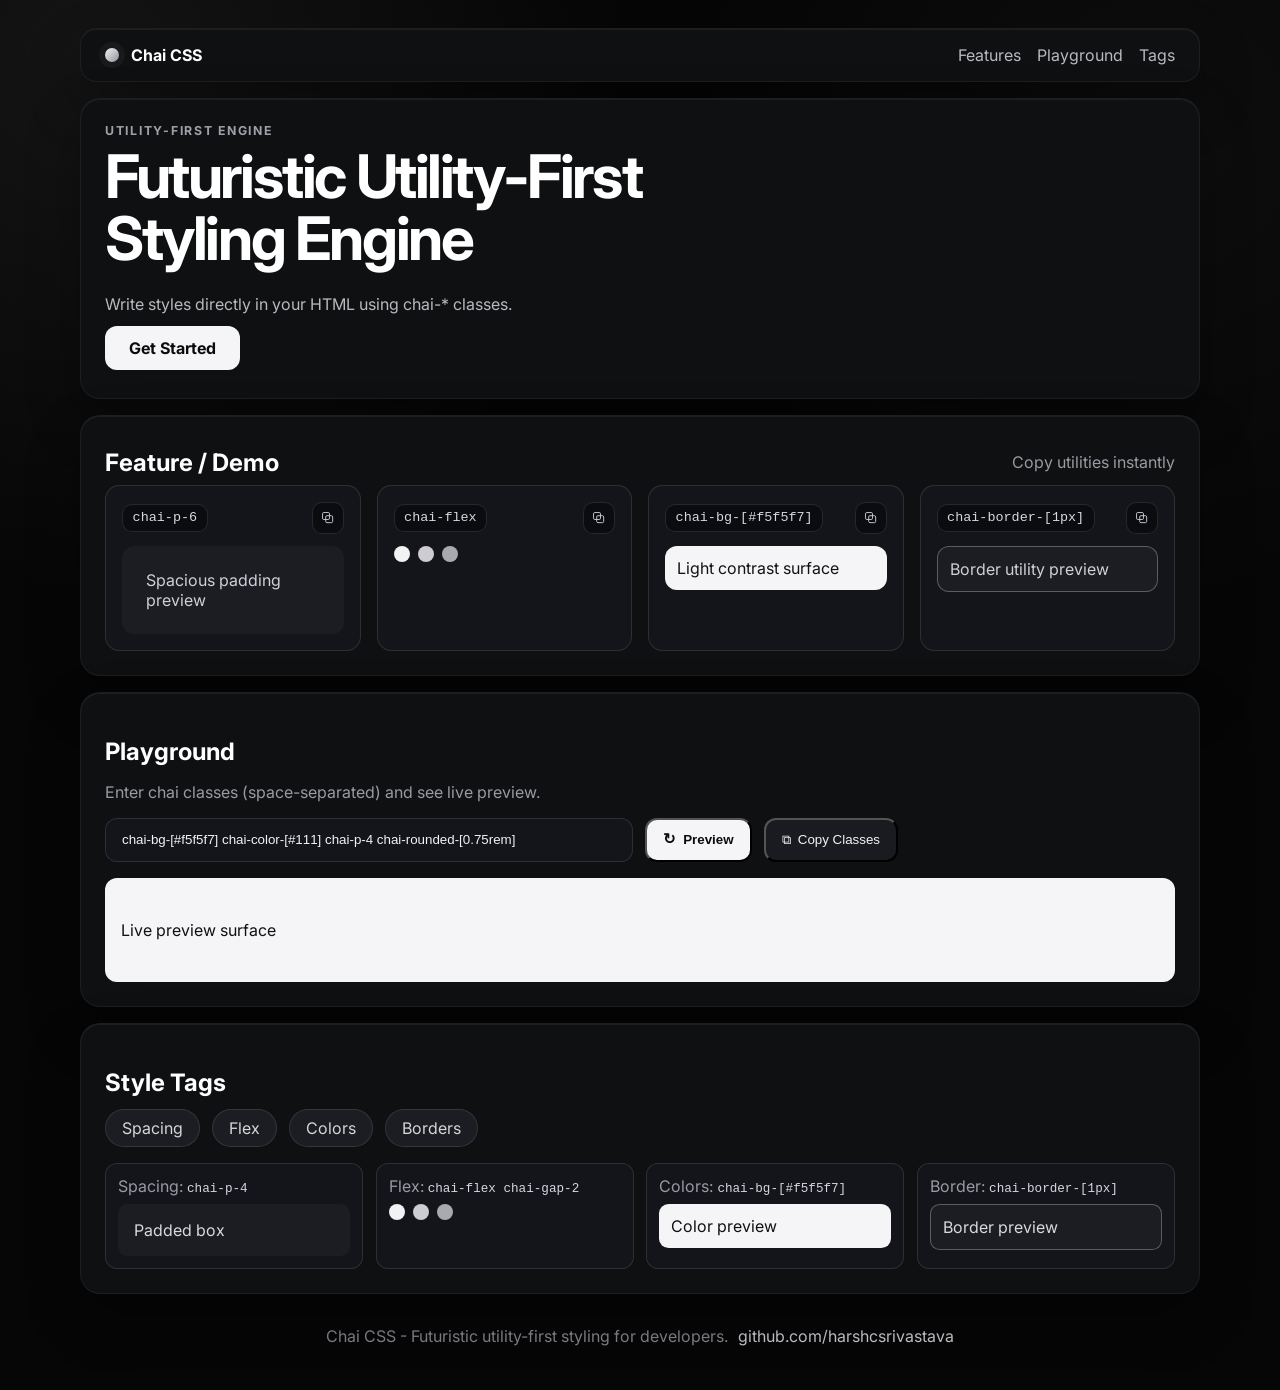
<file: index.html>
<!doctype html>
<html lang="en">
    <head>
        <meta charset="UTF-8" />
        <meta name="viewport" content="width=device-width, initial-scale=1.0" />
        <title>Chai CSS | Futuristic Utility-First Engine</title>
        <link rel="preconnect" href="https://fonts.googleapis.com" />
        <link rel="preconnect" href="https://fonts.gstatic.com" crossorigin />
        <link
            href="https://fonts.googleapis.com/css2?family=Inter:wght@400;500;600;700;800&display=swap"
            rel="stylesheet"
        />
        <link rel="icon" type="image/png" href="Duck-circular.png">

        <link rel="stylesheet" href="style.css" />
    </head>
    <body class="chai-bg-[#060607] chai-color-[#f2f2f4] chai-px-[1.25rem] chai-py-[1.25rem]">
        <div class="shell">
            <nav class="demo-section chai-flex chai-items-center chai-justify-between chai-px-6 chai-py-4 chai-bg-[#0f1012] chai-rounded-[1rem] chai-my-2">
                <div class="chai-flex chai-items-center chai-gap-3">
                    <span class="brand-orb"></span>
                    <span class="chai-text-bold chai-color-[#ffffff]">Chai CSS</span>
                </div>
                <div class="chai-flex chai-items-center chai-gap-4 nav-links">
                    <a href="#features" class="chai-color-[#b9b9c0]">Features</a>
                    <a href="#playground" class="chai-color-[#b9b9c0]">Playground</a>
                    <a href="#tags" class="chai-color-[#b9b9c0]">Tags</a>
                </div>
            </nav>

            <header class="page-header demo-section chai-bg-[#0f1012] chai-rounded-[1.25rem] chai-px-6 chai-py-6 chai-my-4">
                <p class="eyebrow chai-color-[#a0a0a8] chai-uppercase chai-bold chai-spacing-[0.14em]">
                    Utility-First Engine
                </p>
                <h1 class="hero-title chai-text-bold chai-color-[#ffffff] chai-my-2">
                    Futuristic Utility-First Styling Engine
                </h1>
                <p class="hero-subtitle chai-color-[#b9b9c0]  chai-my-6 ">
                    Write styles directly in your HTML using chai-* classes.
                </p>
                <div class="chai-my-4  chai-mt-6 ">
                    <a
                        href="#features"
                        class="cta-link chai-inline chai-bg-[#f5f5f7] chai-color-[#0b0b0f] chai-px-6 chai-py-3 chai-rounded-[0.75rem] chai-bold"
                    >
                        Get Started
                    </a>
                </div>
            </header>

            <main>
                <section id="features" class="demo-section chai-bg-[#0f1012] chai-rounded-[1.25rem] chai-p-6 chai-my-4">
                    <div class="chai-flex chai-items-center chai-justify-between chai-my-2 section-head">
                        <h2 class="chai-text-bold chai-color-[#ffffff]">Feature / Demo</h2>
                        <p class="chai-color-[#9a9aa2]">Copy utilities instantly</p>
                    </div>

                    <div class="feature-grid">
                        <article class="feature-card chai-bg-[#14151a] chai-rounded-[0.9rem] chai-p-4">
                            <div class="chai-flex chai-items-center chai-justify-between chai-mb-3">
                                <code class="utility-code">chai-p-6</code>
                                <button class="copy-btn" data-copy="chai-p-6" aria-label="Copy chai-p-6">
                                    <span class="copy-feedback" aria-hidden="true">Copied!</span>
                                    <svg viewBox="0 0 24 24" aria-hidden="true">
                                        <rect x="9" y="9" width="11" height="11" rx="2"></rect>
                                        <rect x="4" y="4" width="11" height="11" rx="2"></rect>
                                    </svg>
                                </button>
                            </div>
                            <div class="chai-bg-[#1b1d22] chai-rounded-[0.75rem] chai-color-[#d0d0d7] chai-p-6">
                                Spacious padding preview
                            </div>
                        </article>

                        <article class="feature-card chai-bg-[#14151a] chai-rounded-[0.9rem] chai-p-4">
                            <div class="chai-flex chai-items-center chai-justify-between chai-mb-3">
                                <code class="utility-code">chai-flex</code>
                                <button class="copy-btn" data-copy="chai-flex" aria-label="Copy chai-flex">
                                    <span class="copy-feedback" aria-hidden="true">Copied!</span>
                                    <svg viewBox="0 0 24 24" aria-hidden="true">
                                        <rect x="9" y="9" width="11" height="11" rx="2"></rect>
                                        <rect x="4" y="4" width="11" height="11" rx="2"></rect>
                                    </svg>
                                </button>
                            </div>
                            <div class="chai-flex chai-items-center chai-gap-2">
                                <span class="dot chai-bg-[#f2f2f4]"></span>
                                <span class="dot chai-bg-[#ccccd2]"></span>
                                <span class="dot chai-bg-[#a9a9b0]"></span>
                            </div>
                        </article>

                        <article class="feature-card chai-bg-[#14151a] chai-rounded-[0.9rem] chai-p-4">
                            <div class="chai-flex chai-items-center chai-justify-between chai-mb-3">
                                <code class="utility-code">chai-bg-[#f5f5f7]</code>
                                <button class="copy-btn" data-copy="chai-bg-[#f5f5f7]" aria-label="Copy chai-bg class">
                                    <span class="copy-feedback" aria-hidden="true">Copied!</span>
                                    <svg viewBox="0 0 24 24" aria-hidden="true">
                                        <rect x="9" y="9" width="11" height="11" rx="2"></rect>
                                        <rect x="4" y="4" width="11" height="11" rx="2"></rect>
                                    </svg>
                                </button>
                            </div>
                            <div class="chai-bg-[#f5f5f7] chai-color-[#121217] chai-rounded-[0.75rem] chai-p-3">
                                Light contrast surface
                            </div>
                        </article>

                        <article class="feature-card chai-bg-[#14151a] chai-rounded-[0.9rem] chai-p-4">
                            <div class="chai-flex chai-items-center chai-justify-between chai-mb-3">
                                <code class="utility-code">chai-border-[1px]</code>
                                <button class="copy-btn" data-copy="chai-border-[1px]" aria-label="Copy chai-border class">
                                    <span class="copy-feedback" aria-hidden="true">Copied!</span>
                                    <svg viewBox="0 0 24 24" aria-hidden="true">
                                        <rect x="9" y="9" width="11" height="11" rx="2"></rect>
                                        <rect x="4" y="4" width="11" height="11" rx="2"></rect>
                                    </svg>
                                </button>
                            </div>
                            <div class="border-demo chai-bg-[#1b1d22] chai-rounded-[0.75rem] chai-border-[1px] chai-p-3 chai-color-[#d0d0d7]">
                                Border utility preview
                            </div>
                        </article>
                    </div>
                </section>

                <section id="playground" class="demo-section chai-bg-[#0f1012] chai-rounded-[1.25rem] chai-p-6 chai-my-4">
                    <h2 class="chai-text-bold chai-color-[#ffffff] chai-mb-2">Playground</h2>
                    <p class="chai-color-[#9a9aa2] chai-mb-4">
                        Enter chai classes (space-separated) and see live preview.
                    </p>
                    <div class="chai-flex chai-gap-3 playground-input-wrap">
                        <input
                            id="playground-input"
                            class="playground-input chai-bg-[#14151a] chai-color-[#f2f2f4] chai-px-4 chai-py-3 chai-rounded-[0.75rem]"
                            value="chai-bg-[#f5f5f7] chai-color-[#111] chai-p-4 chai-rounded-[0.75rem]"
                            aria-label="Playground classes"
                        />
                        <button id="apply-playground" class="apply-btn chai-bg-[#f5f5f7] chai-color-[#0c0c10] chai-px-4 chai-py-3 chai-rounded-[0.75rem] chai-bold">
                            <span class="apply-btn-icon" aria-hidden="true">↻</span>
                            <span>Preview</span>
                        </button>
                        <button
                            id="copy-playground"
                            class="apply-btn copy-playground-btn chai-bg-[#1a1b20] chai-color-[#f2f2f4] chai-px-4 chai-py-3 chai-rounded-[0.75rem]"
                            aria-label="Copy playground classes"
                        >
                            <span aria-hidden="true">⧉</span>
                            <span class="copy-playground-label">Copy Classes</span>
                        </button>
                    </div>
                    <div class="chai-mt-4">
                        <div
                            id="playground-preview"
                            class="playground-preview chai-bg-[#1b1d22] chai-color-[#d9d9df] chai-p-4 chai-rounded-[0.75rem]"
                        >
                            Live preview surface
                        </div>
                    </div>
                </section>

                <section id="tags" class="demo-section chai-bg-[#0f1012] chai-rounded-[1.25rem] chai-p-6 chai-my-4">
                    <h2 class="chai-text-bold chai-color-[#ffffff] chai-mb-3">Style Tags</h2>
                    <div class="tag-wrap chai-flex chai-gap-3">
                        <span class="style-tag chai-bg-[#1b1d22] chai-color-[#d5d5db] chai-px-4 chai-py-2 chai-rounded-[999px]">Spacing</span>
                        <span class="style-tag chai-bg-[#1b1d22] chai-color-[#d5d5db] chai-px-4 chai-py-2 chai-rounded-[999px]">Flex</span>
                        <span class="style-tag chai-bg-[#1b1d22] chai-color-[#d5d5db] chai-px-4 chai-py-2 chai-rounded-[999px]">Colors</span>
                        <span class="style-tag chai-bg-[#1b1d22] chai-color-[#d5d5db] chai-px-4 chai-py-2 chai-rounded-[999px]">Borders</span>
                    </div>

                    <div class="quick-demo-grid chai-mt-4">
                        <div class="quick-demo-card chai-bg-[#14151a] chai-rounded-[0.75rem] chai-p-3">
                            <p class="chai-color-[#9a9aa2] chai-mb-2">Spacing: <code class="utility-inline">chai-p-4</code></p>
                            <div class="chai-bg-[#1b1d22] chai-rounded-[0.6rem] chai-p-4 chai-color-[#d9d9df]">Padded box</div>
                        </div>
                        <div class="quick-demo-card chai-bg-[#14151a] chai-rounded-[0.75rem] chai-p-3">
                            <p class="chai-color-[#9a9aa2] chai-mb-2">Flex: <code class="utility-inline">chai-flex chai-gap-2</code></p>
                            <div class="chai-flex chai-gap-2">
                                <span class="dot chai-bg-[#f2f2f4]"></span>
                                <span class="dot chai-bg-[#ccccd2]"></span>
                                <span class="dot chai-bg-[#a9a9b0]"></span>
                            </div>
                        </div>
                        <div class="quick-demo-card chai-bg-[#14151a] chai-rounded-[0.75rem] chai-p-3">
                            <p class="chai-color-[#9a9aa2] chai-mb-2">Colors: <code class="utility-inline">chai-bg-[#f5f5f7]</code></p>
                            <div class="chai-bg-[#f5f5f7] chai-color-[#111] chai-rounded-[0.6rem] chai-p-3">Color preview</div>
                        </div>
                        <div class="quick-demo-card chai-bg-[#14151a] chai-rounded-[0.75rem] chai-p-3">
                            <p class="chai-color-[#9a9aa2] chai-mb-2">Border: <code class="utility-inline">chai-border-[1px]</code></p>
                            <div class="border-demo chai-bg-[#1b1d22] chai-rounded-[0.6rem] chai-border-[1px] chai-p-3 chai-color-[#d9d9df]">
                                Border preview
                            </div>
                        </div>
                    </div>
                </section>
            </main>

            <footer class="chai-text-center chai-color-[#83838c] chai-py-4 chai-my-2">
                Chai CSS - Futuristic utility-first styling for developers.
                <a
                    href="https://github.com/harshcsrivastava"
                    target="_blank"
                    rel="noopener noreferrer"
                    class="footer-link chai-color-[#c9c9d0]"
                >
                    github.com/harshcsrivastava
                </a>
            </footer>
        </div>

        <script src="./main.js"></script>
        <script src="./ui.js"></script>
    </body>
</html>
</file>
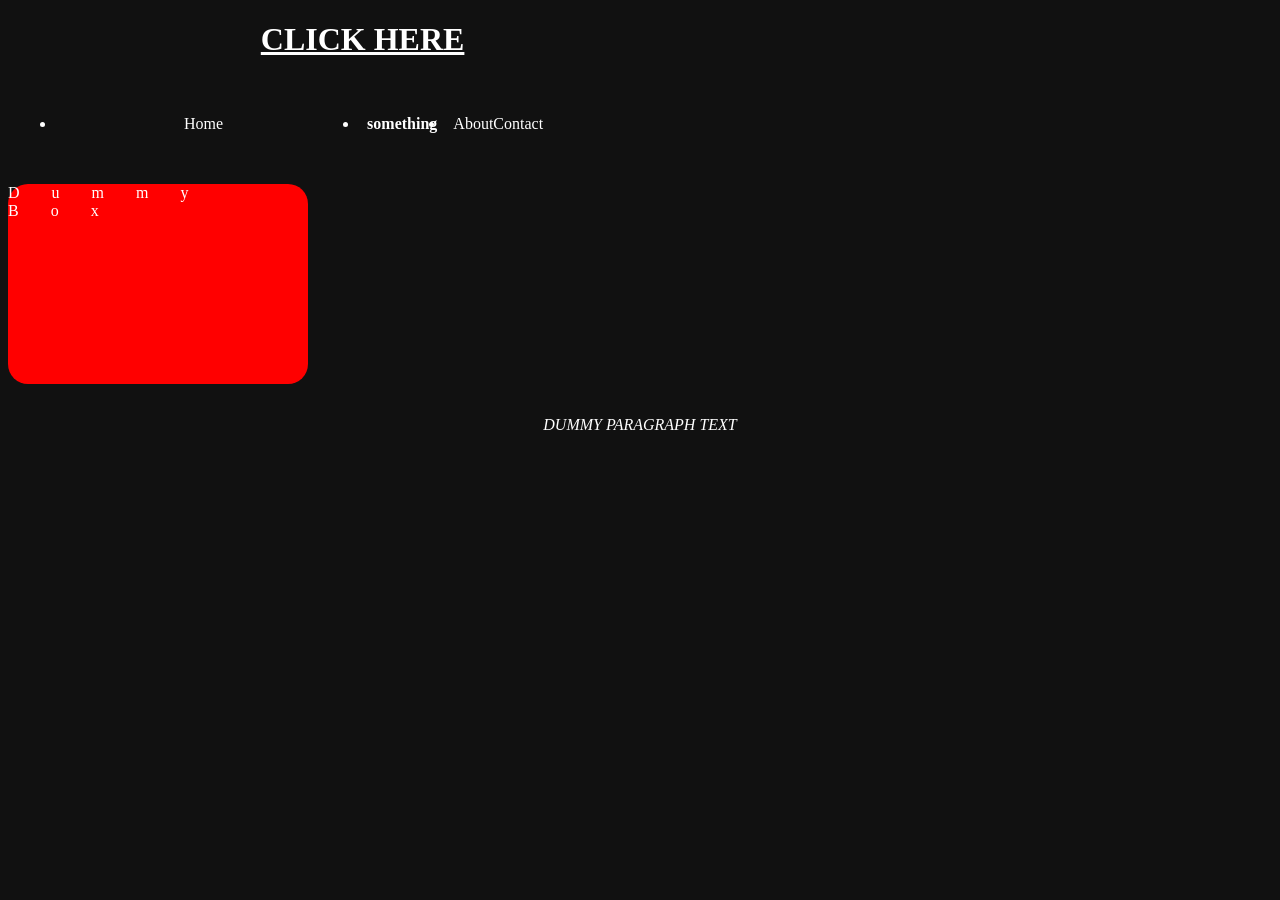
<file: demo.html>
<!doctype html>
<html lang="en">
    <head>
        <meta charset="UTF-8" />
        <meta name="viewport" content="width=device-width, initial-scale=1.0" />
        <title>Document</title>
        <script src="main.js"></script>
        <link rel="icon" type="image/png" href="Duck-circular.png">
        <style>
            body {
                /* text-transform: uppercase; */
            }
        </style>
    </head>
    <body class="chai-bg-[#111] chai-color-white">
        <h1
            class="chai-uppercase chai-min-w-[10rem] chai-min-h-[20%] chai-mx-[20%] chai-underline"
        >
            Click Here
        </h1>

        <!-- Navigation with width and max-height -->
        <nav
            class="nav chai-w-8 chai-indent-2 chai-line-height-2 chai-max-h-[10rem]"
        >
            <ul
                class="chai-flex chai-justify-around chai-items-center chai-gap-2"
            >
                <li class="chai-p-8 chai-px-30 chai-m-2 bold">Home</li>
                <li class="chai-bold chai-lowercase">Something</li>
                <li class="chai-w-8">About</li>
                <li class="chai-block chai-w-[5rem]">Contact</li>
            </ul>
        </nav>

        <!-- Extra test elements -->
        <div
            class="chai-h-[200px] chai-bg-red chai-spacing-8 chai-w-[300px] chai-border-red chai-rounded-5"
        >
            Dummy Box
        </div>

        <p
            class="chai-h-[8px] chai-py-4 chai-center chai-px-6 chai-italic chai-uppercase"
        >
            Dummy paragraph text
        </p>

    </body>
</html>
</file>
<file: style.css>
:root {
    --edge: rgba(255, 255, 255, 0.11);
    --edge-soft: rgba(255, 255, 255, 0.06);
    --glow: rgba(255, 255, 255, 0.06);
}

* {
    box-sizing: border-box;
}

body {
    margin: 0;
    font-family: "Inter", "Satoshi", "General Sans", "Segoe UI", sans-serif;
    background:
        radial-gradient(circle at 8% 5%, rgba(255, 255, 255, 0.06) 0%, transparent 30%),
        radial-gradient(circle at 90% 10%, rgba(255, 255, 255, 0.03) 0%, transparent 28%),
        #060607;
}

a {
    text-decoration: none;
}

.shell {
    width: min(1120px, 100%);
    margin: 0 auto;
}

.demo-section {
    border: 1px solid var(--edge-soft);
    box-shadow: 0 24px 54px rgba(0, 0, 0, 0.32), inset 0 1px 0 var(--glow);
    backdrop-filter: blur(10px);
    -webkit-backdrop-filter: blur(10px);
}

.hero-title {
    margin: 0;
    font-size: clamp(2rem, 4.7vw, 3.8rem);
    line-height: 1.03;
    letter-spacing: -0.04em;
    max-width: 14ch;
}

.hero-subtitle {
    margin: 0;
    max-width: 56ch;
}

.eyebrow {
    margin: 0;
    font-size: 0.77rem;
}

.brand-orb {
    width: 0.9rem;
    height: 0.9rem;
    border-radius: 999px;
    background: linear-gradient(135deg, #f5f5f7, #8f8f97);
    box-shadow: 0 0 0 6px rgba(255, 255, 255, 0.04);
}

.nav-links {
    flex-wrap: wrap;
}

.nav-links a,
.cta-link,
.apply-btn,
.style-tag,
.feature-card,
.copy-btn,
.demo-section {
    transition: transform 0.22s ease, box-shadow 0.22s ease, color 0.22s ease, background-color 0.22s ease;
}

.nav-links a:hover {
    color: #fff !important;
}

.cta-link,
.apply-btn {
    display: inline-flex;
    align-items: center;
    justify-content: center;
}

.apply-btn {
    gap: 0.45rem;
}

.apply-btn-icon {
    display: inline-block;
    font-size: 0.92rem;
    line-height: 1;
}

.apply-btn.is-updating .apply-btn-icon {
    animation: apply-reload-spin 520ms cubic-bezier(0.22, 1, 0.36, 1);
}

.apply-btn.is-updating {
    animation: apply-btn-pulse 560ms cubic-bezier(0.22, 1, 0.36, 1);
}

.cta-link:hover,
.apply-btn:hover {
    transform: translateY(-1px);
    box-shadow: 0 14px 25px rgba(255, 255, 255, 0.16);
}

.feature-grid {
    display: grid;
    gap: 1rem;
    grid-template-columns: repeat(auto-fit, minmax(230px, 1fr));
}

.feature-card {
    border: 1px solid var(--edge);
}

.feature-card:hover {
    transform: translateY(-2px);
    box-shadow: 0 14px 28px rgba(0, 0, 0, 0.34);
}

.border-demo {
    border-style: solid;
    border-color: rgba(255, 255, 255, 0.28);
}

.dot {
    width: 1rem;
    height: 1rem;
    border-radius: 999px;
}

.utility-code {
    font-family: ui-monospace, SFMono-Regular, Menlo, Consolas, monospace;
    font-size: 0.84rem;
    color: #d7d7df;
    background: #0b0c0f;
    border: 1px solid var(--edge);
    border-radius: 0.62rem;
    padding: 0.35rem 0.6rem;
    overflow-wrap: anywhere;
}

.copy-btn {
    position: relative;
    display: inline-flex;
    align-items: center;
    justify-content: center;
    width: 2rem;
    height: 2rem;
    border: 1px solid var(--edge);
    border-radius: 0.62rem;
    background: #0b0c0f;
    color: #c8c8cf;
    cursor: pointer;
}

.copy-btn:hover {
    transform: scale(1.06);
}

.copy-btn svg {
    width: 0.95rem;
    height: 0.95rem;
    stroke: currentColor;
    fill: none;
    stroke-width: 1.5;
}

.copy-feedback {
    position: absolute;
    right: calc(100% + 0.4rem);
    top: 50%;
    transform: translateY(-50%);
    opacity: 0;
    pointer-events: none;
    font-size: 0.72rem;
    color: #f4f4f7;
    background: #17181d;
    border: 1px solid var(--edge);
    border-radius: 0.45rem;
    padding: 0.22rem 0.45rem;
}

.copy-btn.is-copied .copy-feedback {
    animation: fade-copy 1.1s ease;
}

.section-head {
    flex-wrap: wrap;
}

.section-head h2,
.section-head p {
    margin: 0;
}

.playground-input-wrap {
    flex-wrap: wrap;
}

.playground-input {
    border: 1px solid var(--edge);
    width: min(100%, 33rem);
    outline: none;
}

.playground-input:focus {
    border-color: rgba(255, 255, 255, 0.42);
    box-shadow: 0 0 0 4px rgba(255, 255, 255, 0.08);
}

.playground-preview {
    min-height: 6.5rem;
    display: flex;
    align-items: center;
}

.copy-playground-btn.is-copied {
    box-shadow: 0 0 0.8rem rgba(255, 255, 255, 0.2);
}

.tag-wrap {
    flex-wrap: wrap;
}

.quick-demo-grid {
    display: grid;
    gap: 0.8rem;
    grid-template-columns: repeat(auto-fit, minmax(220px, 1fr));
}

.quick-demo-card {
    border: 1px solid var(--edge);
}

.quick-demo-card p {
    margin-top: 0;
}

.utility-inline {
    font-family: ui-monospace, SFMono-Regular, Menlo, Consolas, monospace;
    font-size: 0.79rem;
    color: #d7d7df;
}

.style-tag {
    border: 1px solid var(--edge);
}

.style-tag:hover {
    transform: translateY(-1px);
    color: #fff !important;
}

.footer-link {
    display: inline-block;
    margin-left: 0.35rem;
}

.footer-link:hover {
    color: #ffffff !important;
}

@keyframes fade-copy {
    0% {
        opacity: 0;
        transform: translateY(-50%) translateX(3px);
    }
    20% {
        opacity: 1;
        transform: translateY(-50%) translateX(0);
    }
    82% {
        opacity: 1;
        transform: translateY(-50%) translateX(0);
    }
    100% {
        opacity: 0;
        transform: translateY(-50%) translateX(3px);
    }
}

@media (max-width: 780px) {
    .hero-title {
        max-width: 18ch;
    }

    .nav-links {
        gap: 0.75rem;
    }
}

@media (prefers-reduced-motion: reduce) {
    *,
    *::before,
    *::after {
        animation-duration: 0.01ms !important;
        animation-iteration-count: 1 !important;
        transition-duration: 0.01ms !important;
    }
}

@keyframes apply-reload-spin {
    0% {
        transform: rotate(0deg);
    }
    100% {
        transform: rotate(360deg);
    }
}

@keyframes apply-btn-pulse {
    0% {
        transform: translateY(0) scale(1);
        box-shadow: 0 0 0 rgba(255, 255, 255, 0);
    }
    45% {
        transform: translateY(-1px) scale(1.03);
        box-shadow: 0 0 0.95rem rgba(255, 255, 255, 0.2);
    }
    100% {
        transform: translateY(0) scale(1);
        box-shadow: 0 0 0 rgba(255, 255, 255, 0);
    }
}
</file>
